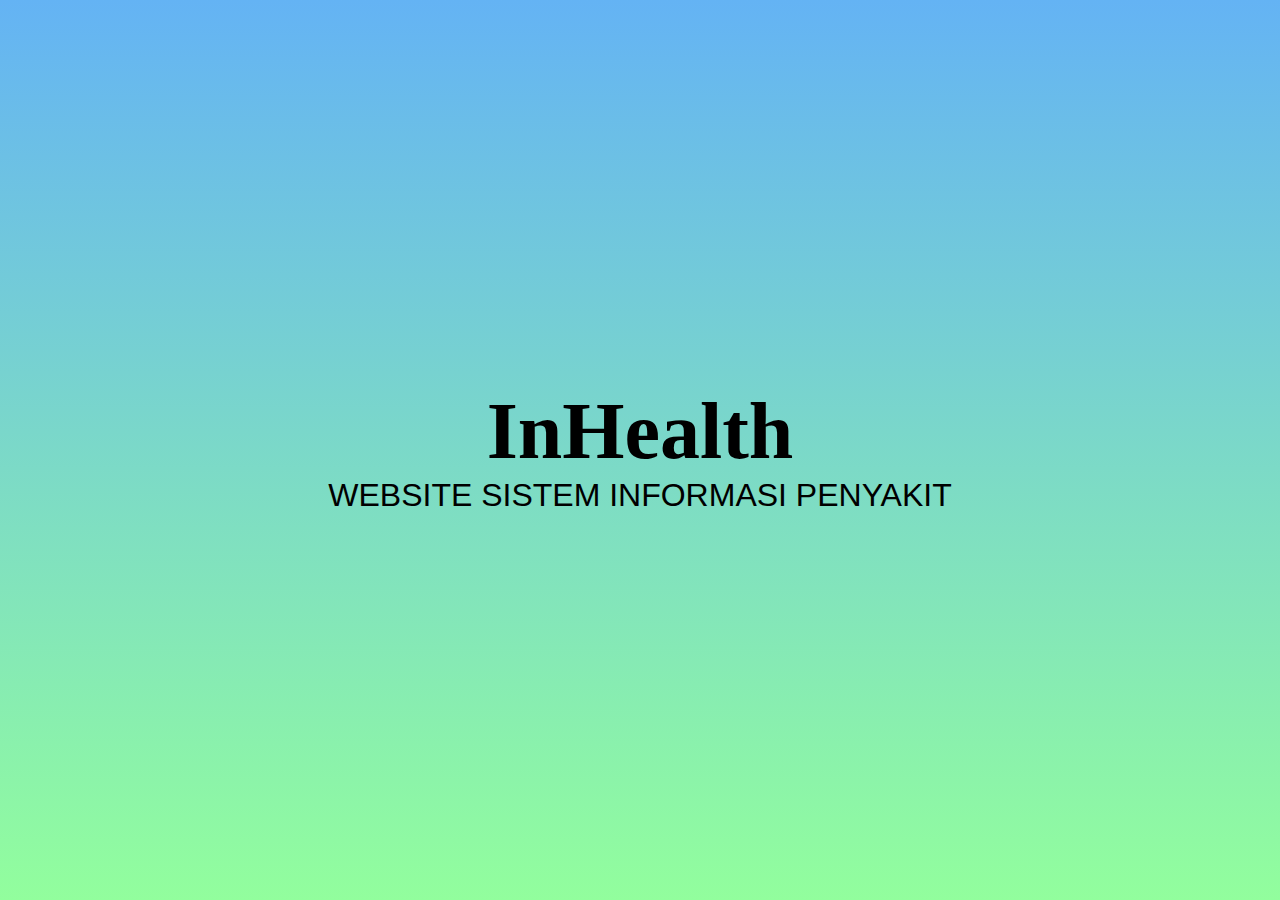
<file: index.html>
<!DOCTYPE html>
<html>
<head>
    <link href="css/global.css" rel="stylesheet" />
    <title>Document</title>
</head>
<body>
    <div class="container">
        <div class="Merienda">InHealth</div>
        <div class="poppins">WEBSITE SISTEM INFORMASI PENYAKIT</div>
    </div>
</body>
</html>
</file>
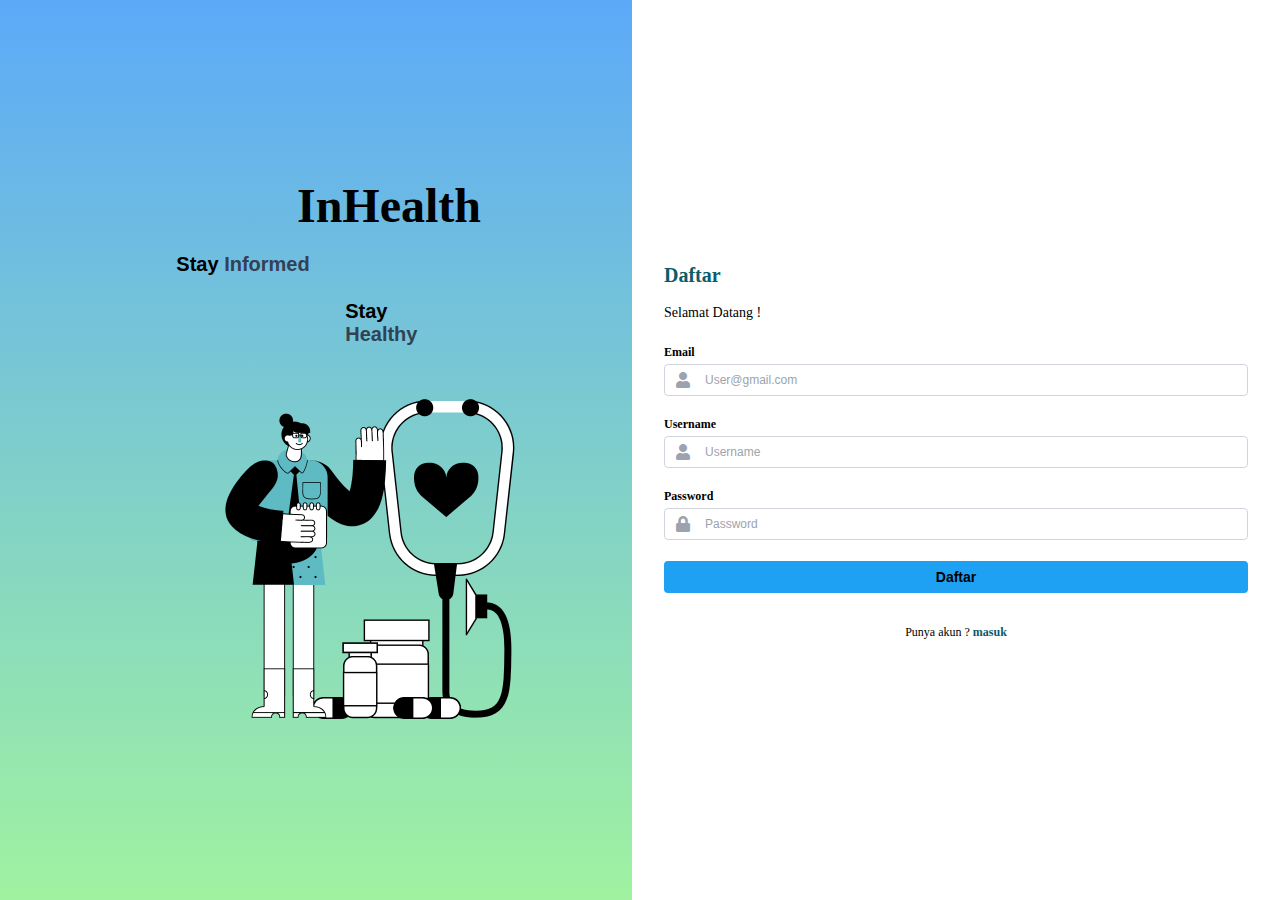
<file: html/login.html>
<html lang="en">
<head>
  <meta charset="utf-8"/>
  <meta content="width=device-width, initial-scale=1" name="viewport"/>
  <title>InHealth Registration</title>
  <link href="https://fonts.googleapis.com/css2?family=Pacifico&amp;display=swap" rel="stylesheet"/>
  <link href="https://cdnjs.cloudflare.com/ajax/libs/font-awesome/5.15.3/css/all.min.css" rel="stylesheet"/>
  <link rel="stylesheet" href="/css/internal.css">
</head>
<body>
  <!-- Left side -->
  <div class="left-side">
    <h1 class="logo">InHealth</h1>
    <p class="tagline">
      <span style="font-weight: 700">Stay</span>
      <span class="text-slate-700">Informed</span>
    </p>
    <p class="tagline tagline-bottom">
      <span style="font-weight: 700">Stay</span>
      <span class="text-slate-700">Healthy</span>
    </p>
    <img alt="" class="illustration" height="400" src="/images/v242_204.png" width="400"/>
  </div>
  <!-- Right side -->
  <div class="right-side">
    <h2 class="form-title">Daftar</h2>
    <p class="welcome-text">Selamat Datang !</p>
    <form class="form-container">
      <div class="form-group">
        <label class="form-label" for="email">Email</label>
        <div class="input-container">
          <span class="input-icon">
            <i class="fas fa-user"></i>
          </span>
          <input class="form-input" id="email" placeholder="User@gmail.com" type="email"/>
        </div>
      </div>
      <div class="form-group">
        <label class="form-label" for="username">Username</label>
        <div class="input-container">
          <span class="input-icon">
            <i class="fas fa-user"></i>
          </span>
          <input class="form-input" id="username" placeholder="Username" type="text"/>
        </div>
      </div>
      <div class="form-group">
        <label class="form-label" for="password">Password</label>
        <div class="input-container">
          <span class="input-icon">
            <i class="fas fa-lock"></i>
          </span>
          <input class="form-input" id="password" placeholder="Password" type="password"/>
        </div>
      </div>
      <button class="submit-btn" type="submit">Daftar</button>
    </form>
    <p class="login-text">
      Punya akun ?
      <a class="login-link" href="#">masuk</a>
    </p>
  </div>
</body>
</html>
</file>
<file: css/global.css>
* {
  box-sizing: border-box;
}
body {
  font-size: 14px;
}

.container {
  width: 100%;
  height: 100vh;
  background: linear-gradient(rgba(100,179,244,1), rgba(146,254,157,1));
  opacity: 1;
  position: absolute;
  top: 0px;
  left: 0px;
  overflow: hidden;
  display: flex;
  flex-direction: column;
  justify-content: center;
  align-items: center;
}

.Merienda {
  color: #000;
  font-family: "Merienda", cursive;
  font-optical-sizing: auto;
  font-weight: bold;
  font-style: normal;
  font-size: 5rem;
}

.poppins {
  color: #000;
  font-family: "Poppins", sans-serif;
  font-optical-sizing: auto;
  font-weight: 400;
  font-style: normal;
  font-size: 2rem;
}
</file>
<file: css/internal.css>
.font-pacifico {
      font-family: "Pacifico", cursive;
    }
    
    body {
      height: 100vh;
      display: flex;
      flex-direction: row;
      margin: 0;
      padding: 0;
    }
    
    /* Left side styles */
    .left-side {
      width: 100%;
      display: flex;
      flex-direction: column;
      justify-content: center;
      align-items: center;
      padding: 48px 24px;
      background: linear-gradient(to bottom, #5ca9f9, #a0f2a0);
    }
    
    @media (min-width: 768px) {
      .left-side {
        width: 50%;
      }
    }
    
    .logo {
      font-family: "Merienda", cursive;
      font-optical-sizing: auto;
      font-weight: bold;
      font-style: normal;
      margin-bottom: 0%;
      margin-left: 25%;
    }
    
    @media (min-width: 768px) {
      .logo {
        font-size: 3rem;
      }
    }
    
    .tagline {
      font-family: "Poppins", sans-serif;
      font-weight: 400;
      font-style: normal;
      color: black;
      font-size: 1.125rem;
      font-weight: 600;
      margin-bottom: 0.25rem;
      margin-right: 25%;
      user-select: none;
    }
    
    @media (min-width: 768px) {
      .tagline {
        font-size: 1.25rem;
      }
    }
    
    .tagline span.text-slate-700 {
      color: #334155;
    }
    
    .tagline-bottom {
      margin-bottom: 2rem;;
      margin-left: 55%;
    }
    
    .illustration {
      margin-bottom: 2rem;
      max-width: 100%;
      height: auto;
    }
    
    .explore-btn {
      background-color: #1ea1f2;
      color: black;
      font-family: "Pacifico", cursive;
      font-size: 1rem;
      padding: 0.5rem 1.5rem;
      border-radius: 0.25rem;
      border: none;
      cursor: pointer;
      user-select: none;
    }
    
    /* Right side styles */
    .right-side {
      width: 100%;
      display: flex;
      flex-direction: column;
      justify-content: center;
      padding: 48px 32px;
      background-color: white;
    }
    
    @media (min-width: 768px) {
      .right-side {
        width: 50%;
      }
    }
    
    .form-title {
      color: #0a5c6a;
      font-weight: 600;
      font-size: 1.25rem;
      margin-bottom: 0.25rem;
      user-select: none;
    }
    
    .welcome-text {
      color: black;
      font-size: 0.875rem;
      margin-bottom: 1.5rem;
      user-select: none;
    }
    
    .form-container {
      display: flex;
      flex-direction: column;
      gap: 1px;
    }
    
    .form-group {
      margin-bottom: 1.25rem;
    }
    
    .form-label {
      display: block;
      font-size: 0.75rem;
      font-weight: 600;
      color: black;
      margin-bottom: 0.25rem;
      user-select: none;
    }
    
    .input-container {
      position: relative;
    }
    
    .input-icon {
      position: absolute;
      top: 0;
      bottom: 0;
      left: 0.75rem;
      display: flex;
      align-items: center;
      color: #9ca3af;
    }
    
    .form-input {
      width: 100%;
      border: 1px solid #d1d5db;
      border-radius: 0.25rem;
      padding: 0.5rem 2.5rem;
      font-size: 0.75rem;
      color: black;
    }
    
    .form-input::placeholder {
      color: #9ca3af;
    }
    
    .form-input:focus {
      outline: none;
      border-color: #1ea1f2;
      box-shadow: 0 0 0 2px rgba(30, 161, 242, 0.5);
    }
    
    .submit-btn {
      width: 100%;
      background-color: #1ea1f2;
      color: black;
      font-weight: 600;
      font-size: 0.875rem;
      padding: 0.5rem;
      border: none;
      border-radius: 0.25rem;
      cursor: pointer;
    }
    
    .login-text {
      color: black;
      font-size: 0.75rem;
      margin-top: 1rem;
      text-align: center;
      user-select: none;
    }
    
    .login-link {
      color: #0a5c6a;
      font-weight: 600;
      text-decoration: none;
    }
    
    .login-link:hover {
      text-decoration: underline;
    }
    
    .select-none {
      user-select: none;
    }
</file>
